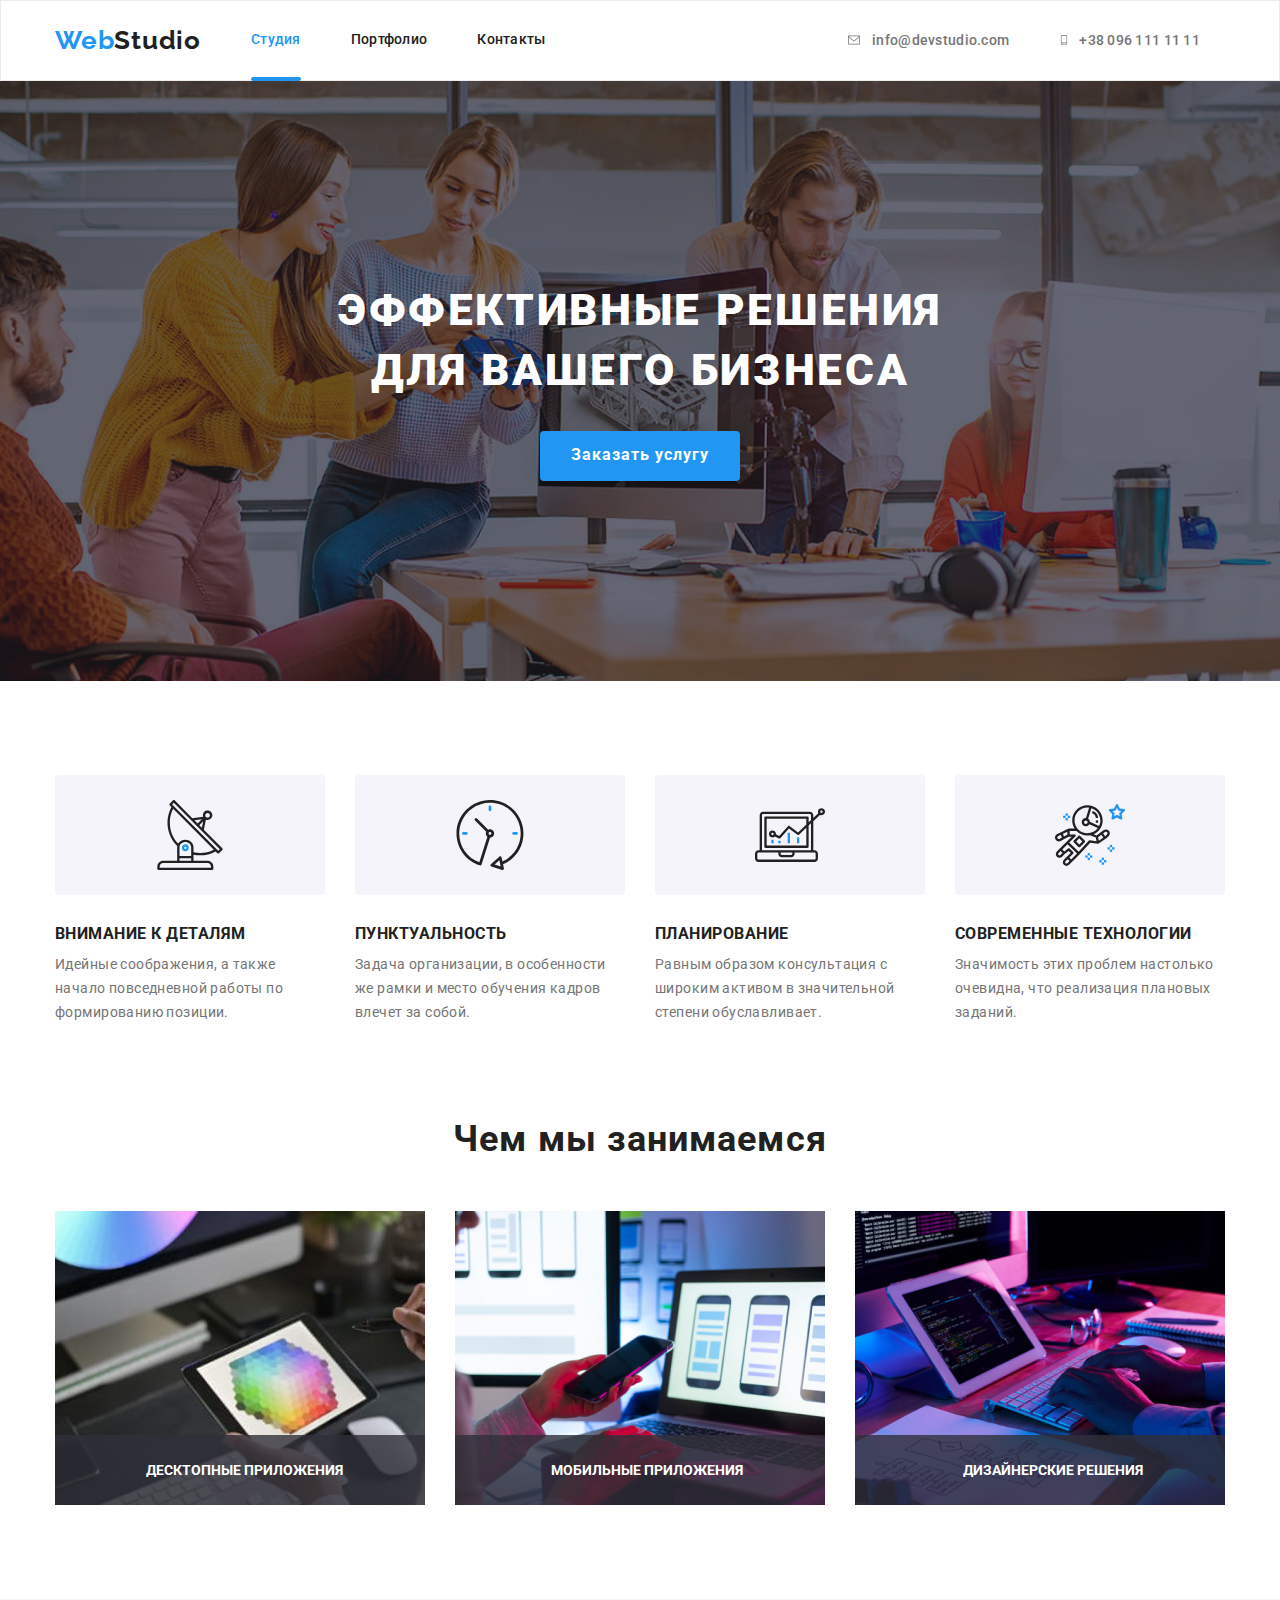
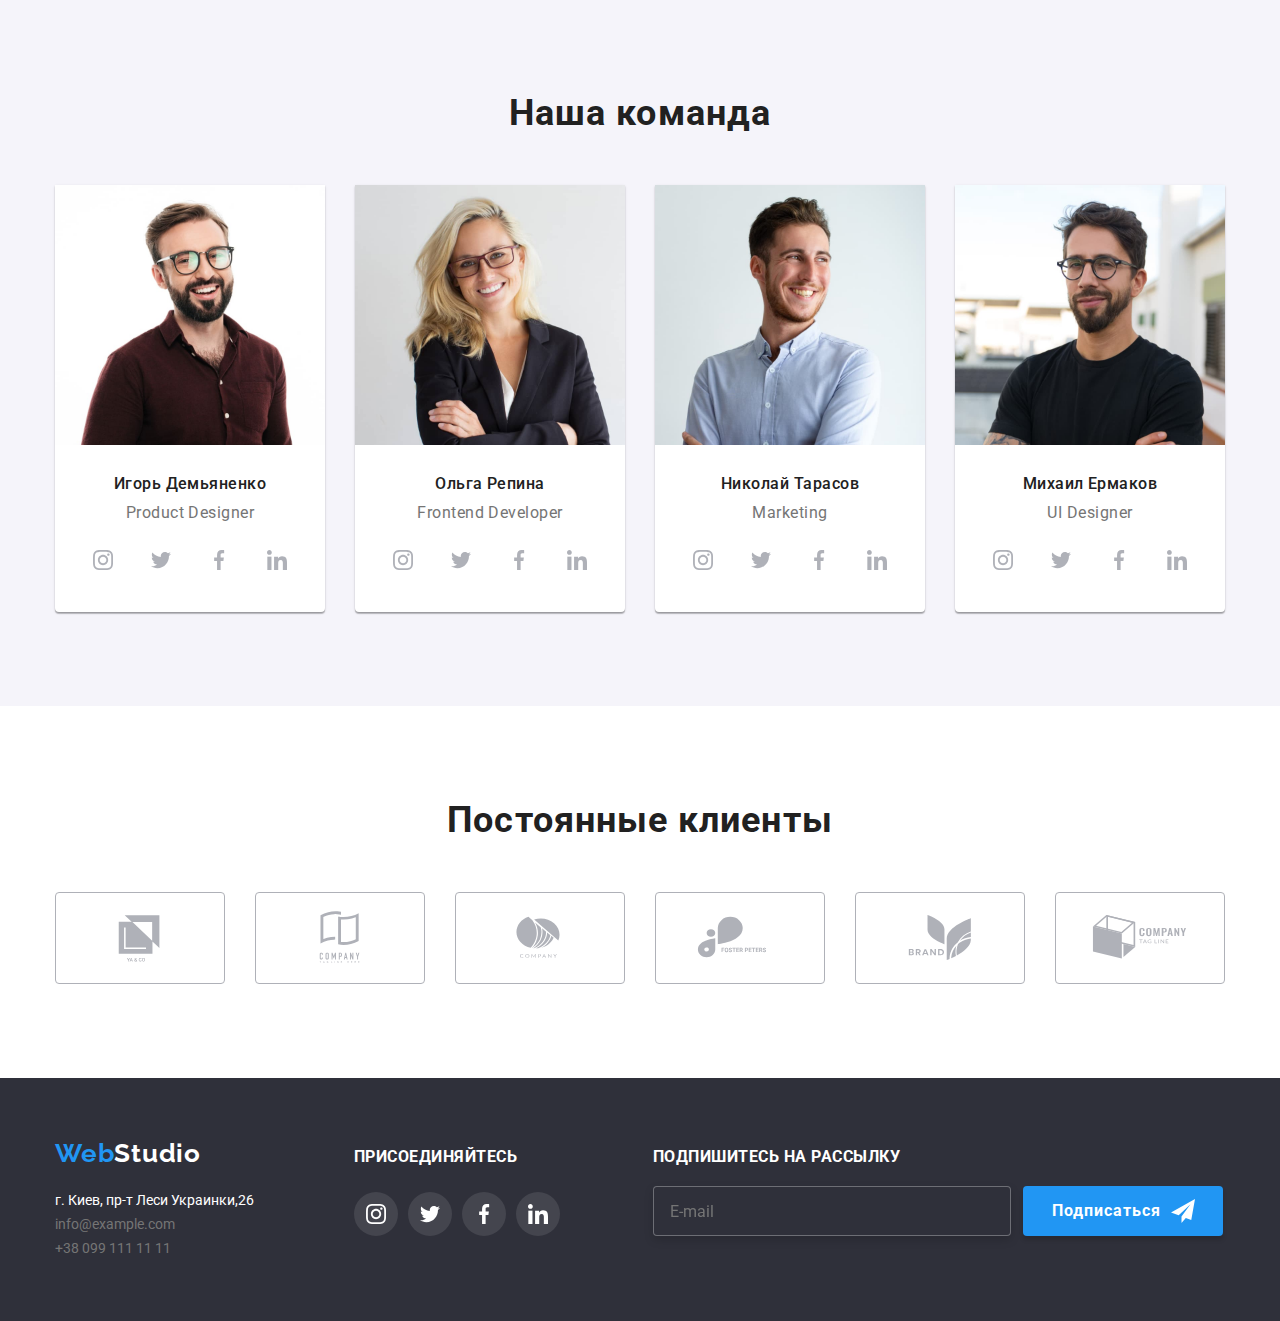
<file: index.html>
<!DOCTYPE html>
<html lang="ru">
<head>
    <meta charset="UTF-8">
    <meta http-equiv="X-UA-Compatible" content="IE=edge">
    <meta name="viewport" content="width=device-width, initial-scale=1.0">
    <title>WebStudio</title>
    <link rel="stylesheet" href="./css/modern-normalize.css">
    <!-- <link rel="stylesheet" href="./css/styles.css"> -->
    <link rel="stylesheet" href="./css/main.min.css">
    <link rel="preconnect" href="https://fonts.googleapis.com">
    <link rel="preconnect" href="https://fonts.gstatic.com" crossorigin>
    <link href="https://fonts.googleapis.com/css2?family=Raleway:wght@700&family=Roboto:wght@400;500;700;900&display=swap"
        rel="stylesheet">
</head>
<body>
        <!-- Навигация -->
    <header class="header">
        <div class="conteiner header__conteiner">
    <nav class="header__nav">
        
            <a class="link" href="./index.html">
                <span class="logo">Web</span><span class="logo-studio">Studio</span></a>

        <ul class="header__list list">
            <li class="header__item"><a class="link current" href="./index.html">Студия</a></li>
            <li class="header__item"><a class="link" href="./portfolio.html" target="_blank">Портфолио</a></li>
            <li class="header__item"><a class="link" href=".Cotacts.html">Контакты</a></li>
        </ul>
    </nav>
    <div class="adress">
        <ul class="header__adress list">
            <li class="adress__ithem"> 
            <a class="link adress__link" href="mailto:info@devstudio.com"><svg class="icon-mail" width="16" height="12">
                    <use href="./imeges/iconsvg.svg#icon-envelope">
                    </use>
                </svg>info@devstudio.com
            </a>
            </li>
                <li class="adress__ithem">
                <a class="link adress__link"
                    href="tel:+380961111111"> <svg class="icon-phone" width="10" height="16">
                        <use href="./imeges/iconsvg.svg#icon-smartphone"></use>
                    </svg> +38 096 111 11 11
        
            </a>
            </li>
        </ul>
        </div>
        </div>  
    </header>
    <!--Шапка  -->
    
    <main>
        <section class="hero section">
            <div class="conteiner">
            <h1 class="hero__text">Эффективные решения <br> для вашего бизнеса</h1>
            <button data-modal-open type="button" class="button">Заказать услугу </button>
    
        </section>


        <!-- Особенности -->
    <section class="about section">
    
        <div class="conteiner">
        <h2 class="heading visually-hidden">Что мы умеем</h2>
        <ul class="about__list list">
            
            <li class="about__items text">
                <div class="about__icon">
                    <svg  width="70" height="70">
                        <use class="icon-widh" href="imeges/iconsvg.svg#icon-antenna"></use>
                    </svg>
                </div>
            
                <h3 class="head-list">Внимание к деталям</h3>
                <p class="text-list"> Идейные соображения, а также начало повседневной работы по формированию позиции.</p>
            </li>
            
            <li class="about__items text">
                    <div class="about__icon">
                        <svg  width="70" height="70">
                            <use class="icon-widh" href="imeges/iconsvg.svg#icon-clock"></use>
                        </svg>
                    </div>
                <h3 class="head-list">Пунктуальность</h3>
                <p class="text-list">Задача организации, в особенности же рамки и место обучения кадров влечет за собой.</p>
            </li>
            
            <li class="about__items text">
                    <div class="about__icon">
                        <svg  width="70" height="70">
                            <use class="icon-widh" href="imeges/iconsvg.svg#icon-diagram"></use>
                        </svg>
                    </div>
                <h3 class="head-list">Планирование</h3>
                <p class="text-list">Равным образом консультация с широким активом в значительной степени обуславливает.</p>
            </li>
            
            <li class="about__items text">
                    <div class="about__icon">
                        <svg  width="70" height="70">
                            <use class="icon-widh" href="imeges/iconsvg.svg#icon-astronaut"></use>
                        </svg>
                    </div>
                <h3 class="head-list">Современные технологии</h3>
                <p class="text-list">Значимость этих проблем настолько очевидна, что реализация плановых заданий.</p>
            </li>
        </ul>
        </div>
    
</section>
        <!-- Чем мы занимаемся  -->
    <section class="section">
        <div class="conteiner">
        <h2 class="heading">Чем мы занимаемся</h2>
        
            <div class="work">
            <ul class="list works">
                <li class="work__photo">
                    <img src="./imeges/portfol.jpg" alt="Фото работы" width="370">
                    <div class="work__fon">
                        <h3 class="work__text">Десктопные приложения</h3>
                    </div>
                </li> 
        
                <li class="work__photo">
                    <img src="./imeges/photo.jpg" alt="Фото работы" width="370">
                    <div class="work__fon">
                        <h3 class="work__text">Мобильные приложения</h3>
                    </div>
                </li>
        
                <li class="work__photo">
                        <img src="./imeges/photow.jpg" alt="Фото работы" width="370">
                        <div class="work__fon">
                            <h3 class="work__text">Дизайнерские решения</h3>
                        </div>
                </li>
            </ul>
            </div>
        </div>
        
        

     </section>
        <!-- Наша команда -->
     <section class="section team">
         <div class="conteiner">
         
         <h2 class="heading">Наша команда</h2>
         <ul class="list team__list ">
            <li class="team__title">
                <img src="./imeges/igor.jpg" alt="Игор" width="270" height="260">
                <div class="team__conteiner">
                <h3 class="team__name">Игорь Демьяненко</h3>
                <p class="team__text" lang="en">Product Designer</p>
                <a class="icon" href="">
                    <svg class="team__icon" widht="20" height="20">
                        <use href="imeges/iconsvg.svg#icon-instagram">
                    </svg>
                </a>
                <a class="icon" href="">
                    <svg class="team__icon">
                        <use href="imeges/iconsvg.svg#icon-twitter">
                    </svg>
                </a>
                <a class="icon" href="">
                    <svg class="team__icon">
                        <use href="imeges/iconsvg.svg#icon-facebook">
                    </svg>
                </a>
                <a class="icon" href="">
                    <svg class="team__icon">
                        <use href="imeges/iconsvg.svg#icon-linkedin">
                    </svg>
                </a>
                </div>
            </li>
            <li class="team__title">
                <img src="./imeges/lilu.jpg" alt="lilu" width="270" height="260">
                <div class="team__conteiner">
                <h3 class="team__name">Ольга Репина</h3>
                <p class="team__text" lang="en">Frontend Developer</p>
                <a class="icon" href="">
                    <svg class="team__icon" widht="20" height="20">
                        <use href="imeges/iconsvg.svg#icon-instagram">
                    </svg>
                </a>
                <a class="icon" href="">
                    <svg class="team__icon">
                        <use href="imeges/iconsvg.svg#icon-twitter">
                    </svg>
                </a>
                <a class="icon" href="">
                    <svg class="team__icon">
                        <use href="imeges/iconsvg.svg#icon-facebook">
                    </svg>
                </a>
                <a class="icon" href="">
                    <svg class="team__icon">
                        <use href="imeges/iconsvg.svg#icon-linkedin">
                    </svg>
                </a>
                </div>
            </li>
            <li class="team__title">
                <img src="./imeges/bob.jpg" alt="Коля" width="270" height="260">
                <div class="team__conteiner">
                <h3 class="team__name">Николай Тарасов</h3>
                <p class="team__text" lang="en">Marketing</p>
                <a class="icon " href="">
                    <svg class="team__icon" widht="20" height="20">
                        <use href="imeges/iconsvg.svg#icon-instagram">
                    </svg>
                </a>
                <a class="icon" href="">
                    <svg class="team__icon">
                        <use href="imeges/iconsvg.svg#icon-twitter">
                    </svg>
                </a>
                <a class="icon" href="">
                    <svg class="team__icon">
                        <use href="imeges/iconsvg.svg#icon-facebook">
                    </svg>
                </a>
                <a class="icon" href="">
                    <svg class="team__icon">
                        <use href="imeges/iconsvg.svg#icon-linkedin">
                    </svg>
                </a>
                </div>
            </li>
            <li class="team__title">
                <img src="./imeges/bil.jpg" alt="не коля" width="270" height="260">
                <div class="team__conteiner">
                <h3 class="team__name">Михаил Ермаков</h3>
                <p class="team__text" lang="en">UI Designer</p>
                <a class="icon" href="">
                    <svg class="team__icon" widht="20" height="20">
                        <use href="imeges/iconsvg.svg#icon-instagram">
                    </svg>
                </a>
                <a class="icon" href="">
                    <svg class="team__icon">
                        <use href="imeges/iconsvg.svg#icon-twitter">
                    </svg>
                </a>
                <a class="icon" href="">
                    <svg class="team__icon">
                        <use href="imeges/iconsvg.svg#icon-facebook">
                    </svg>
                </a>
                <a class="icon" href="">
                    <svg class="team__icon">
                        <use href="imeges/iconsvg.svg#icon-linkedin">
                    </svg>
                </a>
                </div>
            </li>

        </ul>
        </div>
    </section>

    <!-- НАШИ КЛИЕНТЫ -->

    <section class="section clients">
        <div class="conteiner">
            <h2 class="heading">Постоянные клиенты</h2>
            <ul class="list clients__list">
                <li class="clients__ithems">
                    <a href="" class="client__icons">
                        <svg class="" width="106" height="60">
                            <use href="./imeges/iconsvg.svg#icon-Logo-5"> 
                            </use>
                        </svg>
                    </a>
                </li>
                <li class="clients__ithems">
                    <a href="" class="client__icons">
                        <svg class="" width="106" height="60">
                            <use href="./imeges/iconsvg.svg#icon-Logo-4">
                            </use>
                        </svg>
                    </a>
                </li>
                    <li class="clients__ithems">
                    <a href="" class="client__icons">
                        <svg class="" width="106" height="60">
                            <use href="./imeges/iconsvg.svg#icon-Logo-3"> 
                            </use>
                        </svg>
                    </a>
                </li>
                <li class="clients__ithems">
                    <a href="" class="client__icons">
                        <svg class="" width="106" height="60">
                            <use href="./imeges/iconsvg.svg#icon-Logo-2">
                            </use>
                        </svg>
                    </a>
                </li>
                <li class="clients__ithems">
                    <a href="" class="client__icons">
                        <svg class="" width="106" height="60">
                            <use href="./imeges/iconsvg.svg#icon-Logo-1">
                            </use>
                        </svg>
                    </a>
                </li>
                <li class="clients__ithems">
                    <a href="" class="client__icons">
                        <svg class="" width="106" height="60">
                            <use href="./imeges/iconsvg.svg#icon-Logo">
                            </use>
                        </svg>
                    </a>
                </li>
                
            </ul>
        </div>

    </section>

    </main>
    
<footer class="footer">
<div class="conteiner footer__backgraund ">
    <div class="footer__left">
        <a class="link" href="/index.html">
            <span class="logo">Web</span><span class="logo__footer">Studio</span>
        </a>
        <address class="footer__adress">
            <ul class="list">
                <li class=""><a class="link ithem__adress--color" href="https://goo.gl/maps/Gu5Dw9EAoeBzcQZ39">г.
                        Киев, пр-т Леси Украинки,26</a></li>
                <li class=""><a class="link ithem__adress"
                        href="meilto:info@example.com">info@example.com</a></li>
                <li class=""><a class="link ithem__adress" href="tel:+380991111111">+38 099 111 11
                        11</a></li>
            </ul>

        </address>
        </div>
    <div class="footer__center">
        <p class="join">присоединяйтесь</p>
        <ul class="list center__list">
            <li class="list center__items">
                <a class="link join--link" href="">
                <svg class="team__icon" widht="20" height="20">
                    <use href="imeges/iconsvg.svg#icon-instagram">
                </svg>
            </a>
        </li>
            
            <li class="list center__items">
                <a class="link join--link" href="">
                <svg class="team__icon">
                    <use href="imeges/iconsvg.svg#icon-twitter">
                </svg>
            </a>
        </li>   
            <li class="list center__items">
                <a class="link join--link" href="">
                <svg class="team__icon">
                    <use href="imeges/iconsvg.svg#icon-facebook">
                </svg>
            </a>
        </li> 
            <li class="list center__items">
                <a class="link join--link" href="">
                <svg class="team__icon">
                    <use href="imeges/iconsvg.svg#icon-linkedin">
                </svg>
            </a>
        </li>  
            </div>
            <div class="footer__right">
            <div class="right__conteiner">
                <p class="join">Подпишитесь на рассылку</p>
                <label for="mail-fotter">
                    <input class="input-mail" type="mail-fotter" id="mail-fotter" name="mail-fotter" placeholder="E-mail">
                </label>
            </div>

            <button data-modal-open class="button" type="submit">Подписаться
                <svg class="icon--send" height="24" width="24">
                    <use href="imeges/iconsvg.svg#icon-icon-send"></use>
                </svg>
            </button>
            </div>

    </div>

</div>
</footer>



<div data-modal class="backdrop is-hidden ">
    <form action="#">
    <div class="modal" role="group">
        <svg data-modal-close class="modal__icon" width="30" height="30">
            <use href="imeges/iconsvg.svg#icon-closeX"></use>
        </svg>
        <p class="modal__text">Оставьте свои данные, мы вам перезвоним</p>
        <div class="form">
            <label for="form__name">Имя</label>
            <input class="form__input" type="text" name="name" id="name" required>
            <svg class="form__icon">
                <use href="imeges/iconsvg.svg#icon-person-black"></use>
            </svg>
        </div>

        <div class="form">
            <label for="tel">Телефон</label>
            <input  class="form__input" type="text" name="tel" id="tel" placeholder="  " required minlength="8">
            <svg class="form__icon">
                <use href="imeges/iconsvg.svg#icon-phone-black"></use>
            </svg>
        </div>

        <div class="form">
            <label for="mail">Почта</label>
            <input class="form__input" type="text" name="mail" id="mail" required minlength="6">
            <svg class="form__icon">
                <use href="imeges/iconsvg.svg#icon-email-black"></use>
            </svg>
        </div>

        <div class="form">
            <label for="comment">Комментарий</label>
            <textarea type="comment" name="comment" id="comment" placeholder="Введите текст"></textarea>
        </div>

        <div class="checkbox">
            <input class="visually-hidden checkbox__input" type="checkbox" name="topic" id="topic" width="16" height="15">
            <label class="checkbox__lable" for="topic">
                <span>
                    <svg class="checkbox__icon" height="16" wigth="15">
                        <use href="imeges/iconsvg.svg#icon-check"></use>
                    </svg>
                </span>
                Соглашаюсь с рассылкой и принимаю
                <a class="checkbox__text link"  href="">  Условия договора</a></label>
        </div>
        <div class="modal__btn">
            <button class="button" type="submit">Отправить</button></div>

        

    </div>
    </form>

</div>


    


<script src="./js/modal.js"></script>
    
</body>
</html>
</file>
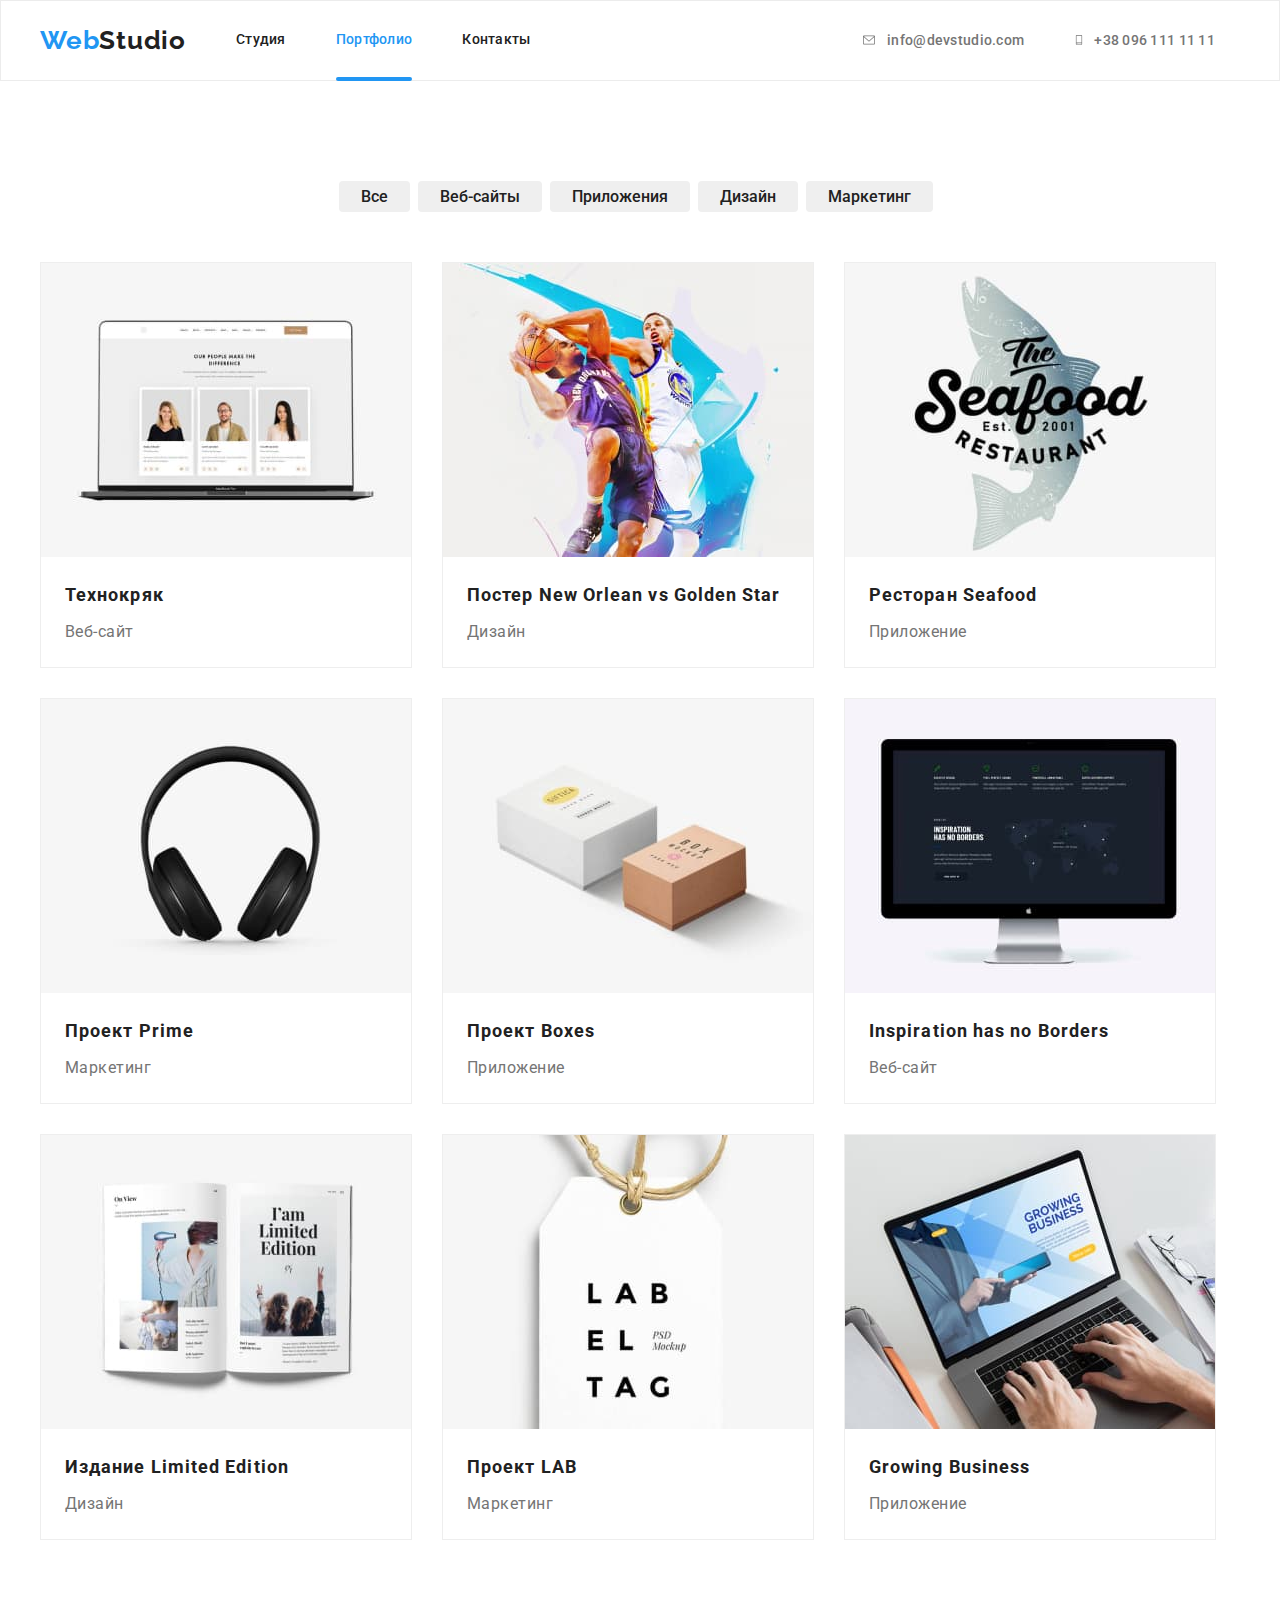
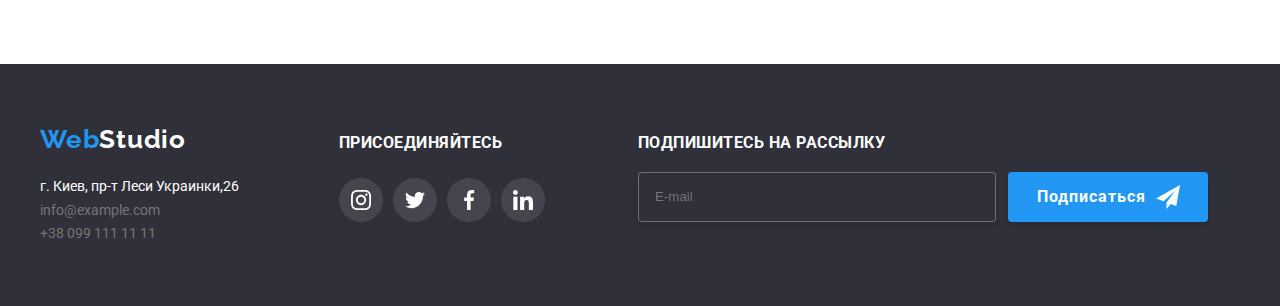
<file: portfolio.html>
<!DOCTYPE html>
<html lang="ru">
<head>
    <meta charset="UTF-8">
    <meta http-equiv="X-UA-Compatible" content="IE=edge">
    <meta name="viewport" content="width=device-width, initial-scale=1.0">
    <title>portfolio</title>
    <link rel="stylesheet" href="./css/main.min.css">
    <link rel="preconnect" href="https://fonts.googleapis.com">
    <link rel="preconnect" href="https://fonts.gstatic.com" crossorigin>
    <link href="https://fonts.googleapis.com/css2?family=Raleway:wght@700&family=Roboto:wght@400;500;700;900&display=swap"
        rel="stylesheet">
</head>
<body>

    <!-- Шапка Портфолио -->
    <header class="header">
        <div class="conteiner header__conteiner">
            <nav class="header__nav">
    
                <a class="link" href="./index.html">
                    <span class="logo">Web</span><span class="logo-studio">Studio</span></a>
    
                <ul class="header__list list">
                    <li class="header__item"><a class="link" href="./index.html">Студия</a></li>
                    <li class="header__item"><a class="link current" href="./portfolio.html" target="_blank">Портфолио</a></li>
                    <li class="header__item"><a class="link" href=".Cotacts.html">Контакты</a></li>
                </ul>
            </nav>
            <div class="adress">
            <ul class="header__adress list">
                <li class="adress__ithem">
                    <a class="link adress__link" href="mailto:info@devstudio.com"><svg class="icon-mail" width="16"
                            height="12">
                            <use href="./imeges/iconsvg.svg#icon-envelope">
                            </use>
                        </svg>info@devstudio.com
                    </a>
                </li>
                <li class="adress__ithem">
                    <a class="link adress__link" href="tel:+380961111111"> <svg class="icon-phone" width="10" height="16">
                            <use href="./imeges/iconsvg.svg#icon-smartphone"></use>
                        </svg> +38 096 111 11 11
    
                    </a>
                </li>
            </ul>
            </div>
        </div>
    </header>

        <!-- Навигация Портфолио -->

        <nav>
            <div class="conteiner">
            <ul class="list list-buttons">
                <li class="buttons-num"><button class="button-ithem" type="button">Все</button></li>
                <li class="buttons-num"><button class="button-ithem" type="button">Веб-сайты</button></li>
                <li class="buttons-num"><button class="button-ithem" type="button">Приложения</button></li>
                <li class="buttons-num"><button class="button-ithem" type="button">Дизайн</button></li>
                <li class="buttons-num"><button class="button-ithem" type="button">Маркетинг</button></li>
            </ul>
            </div>
        </nav>

        <!-- Проекты -->
        

        <main>
            <section class="section">
            <div class="conteiner progects">
                
            <h2 class="visually-hidden">Проекты</h2>

            <ul class="progects__title list">
                <li class="progects__list"> 
                <a href="" class="link">
                    <div class="overlay">
                    <img src="./imeges/tech.jpg" alt="Фото работ" width="370">
                            <div class="conteiner__overlay">
                                <p class="text__overlay">
                                    Технокряк это современная площадка распространения
                                    коронавируса. Компании используют эту платформу для цифрового
                                    шпионажа и атак на защищённые сервера конкурентов.
                                </p>
                            </div>
                    </div>
                    <div class="conteiner__progects">
                    <h3 class="ithem__progects">Технокряк</h3>
                    <p class="text__progects">Веб-сайт</p>
                    </div>
                </a>
            </li>
                <li class="progects__list"> 
                <a href="" class="link"> 
                    <div class="overlay">
                    <img src="./imeges/des.jpg" alt="Фото работ" width="370">
                    <div class="conteiner__overlay">
                        <p class="text__overlay">
                            Технокряк это современная площадка распространения
                            коронавируса. Компании используют эту платформу для цифрового
                            шпионажа и атак на защищённые сервера конкурентов.
                        </p>
                    </div>
                    </div>
                    <div class="conteiner__progects">
                    <h3 class="ithem__progects">Постер <span lang="en">New Orlean vs Golden Star</span></h3>
                    <p class="text__progects">Дизайн</p>
                    </div>
                </a>

                </li>
                <li class="progects__list"> 
                <a href="" class="link">
                    <div class="overlay">
                    <img src="./imeges/seaf.jpg" alt="Фото работ" width="370">
                    <div class="conteiner__overlay">
                        <p class="text__overlay">
                            Технокряк это современная площадка распространения
                            коронавируса. Компании используют эту платформу для цифрового
                            шпионажа и атак на защищённые сервера конкурентов.
                        </p>
                    </div>
                    </div>
                    <div class="conteiner__progects">
                    <h3 class="ithem__progects">Ресторан <span lang="en"> Seafood</span></h3>
                    <p class="text__progects">Приложение</p>
                    </div>
                </a>
            
                </li>
                <li class="progects__list"> 
                <a href="" class="link">
                    <div class="overlay">
                    <img src="./imeges/prim.jpg" alt="Фото работ" width="370">
                    <div class="conteiner__overlay">
                        <p class="text__overlay">
                            Технокряк это современная площадка распространения
                            коронавируса. Компании используют эту платформу для цифрового
                            шпионажа и атак на защищённые сервера конкурентов.
                        </p>
                    </div>
                    </div>
                    <div class="conteiner__progects">
                    <h3 class="ithem__progects">Проект <span lang="en"> Prime</span></h3>
                    <p class="text__progects">Маркетинг</p>
                    </div>
                </a>
                    
                </li>
                <li class="progects__list"> 
                <a href="" class="link">
                    <div class="overlay">
                    <img src="./imeges/boxe.jpg" alt="Фото работ" width="370">
                    <div class="conteiner__overlay">
                        <p class="text__overlay">
                            Технокряк это современная площадка распространения
                            коронавируса. Компании используют эту платформу для цифрового
                            шпионажа и атак на защищённые сервера конкурентов.
                        </p>
                    </div>
                    </div>
                    <div class="conteiner__progects">
                    <h3 class="ithem__progects">Проект <span lang="en"> Boxes</span></h3>
                    <p class="text__progects">Приложение</p>
                    </div>
                </a>

                </li>
                <li class="progects__list"> 
                <a href="" class="link">
                    <div class="overlay">
                    <img src="./imeges/bord.jpg" alt="Фото работ" width="370">
                    <div class="conteiner__overlay">
                        <p class="text__overlay">
                            Технокряк это современная площадка распространения
                            коронавируса. Компании используют эту платформу для цифрового
                            шпионажа и атак на защищённые сервера конкурентов.
                        </p>
                    </div>
                    </div>
                    <div class="conteiner__progects">
                    <h3 class="ithem__progects"><span lang="en">Inspiration has no Borders</span></h3>
                    <p class="text__progects">Веб-сайт</p>
                    </div>
                </a>
                
                </li>
                <li class="progects__list">
                    <a href="" class="link">
                        <div class="overlay">
                    <img src="./imeges/photoind.jpg" alt="Фото работ" width="370">
                    <div class="conteiner__overlay">
                        <p class="text__overlay">
                            Технокряк это современная площадка распространения
                            коронавируса. Компании используют эту платформу для цифрового
                            шпионажа и атак на защищённые сервера конкурентов.
                        </p>
                    </div>
                    </div>
                    <div class="conteiner__progects">
                    <h3 class="ithem__progects">Издание <span lang="en"> Limited Edition</span></h3>
                    <p class="text__progects">Дизайн</p>
                    </div>
            </a>
            
                </li>
                <li class="progects__list">
                    <a href="" class="link">
                        <div class="overlay">
                    <img src="./imeges/Lab.jpg" alt="Фото работ" width="370">
                    <div class="conteiner__overlay">
                        <p class="text__overlay">
                            Технокряк это современная площадка распространения
                            коронавируса. Компании используют эту платформу для цифрового
                            шпионажа и атак на защищённые сервера конкурентов.
                        </p>
                    </div>
                    </div>
                    <div class="conteiner__progects">
                    <h3 class="ithem__progects">Проект LAB</h3>
                    <p class="text__progects">Маркетинг</p>
                    </div>
            </a>
                
                </li>
                <li class="progects__list">
                    <a href="" class="link">
                        <div class="overlay">
                    <img src="./imeges/append.jpg" alt="Фото работ" width="370">
                    <div class="conteiner__overlay">
                        <p class="text__overlay">
                            Технокряк это современная площадка распространения
                            коронавируса. Компании используют эту платформу для цифрового
                            шпионажа и атак на защищённые сервера конкурентов.
                        </p>
                    </div>
                    </div>
                    <div class="conteiner__progects">
                    <h3 class="ithem__progects"><span lang="en"> Growing Business</span></h3>
                    <p class="text__progects">Приложение</p>
                    </div>
                </a>
                </li>
            </ul>
            </div>
            </section>
        </main>
        
<footer class="footer">
    <div class="conteiner footer__backgraund ">
        <div class="footer__left">
            <a class="link" href="/index.html">
                <span class="logo">Web</span><span class="logo__footer">Studio</span>
            </a>
            <address class="footer__adress">
                <ul class="list">
                    <li class=""><a class="link ithem__adress--color" href="https://goo.gl/maps/Gu5Dw9EAoeBzcQZ39">г.
                            Киев, пр-т Леси Украинки,26</a></li>
                    <li class=""><a class="link ithem__adress" href="meilto:info@example.com">info@example.com</a></li>
                    <li class=""><a class="link ithem__adress" href="tel:+380991111111">+38 099 111 11
                            11</a></li>
                </ul>

            </address>
        </div>
        <div class="footer__center">
            <p class="join">присоединяйтесь</p>
            <ul class="list center__list">
                <li class="list center__items">
                    <a class="link join--link" href="">
                        <svg class="team__icon" widht="20" height="20">
                            <use href="imeges/iconsvg.svg#icon-instagram">
                        </svg>
                    </a>
                </li>

                <li class="list center__items">
                    <a class="link join--link" href="">
                        <svg class="team__icon">
                            <use href="imeges/iconsvg.svg#icon-twitter">
                        </svg>
                    </a>
                </li>
                <li class="list center__items">
                    <a class="link join--link" href="">
                        <svg class="team__icon">
                            <use href="imeges/iconsvg.svg#icon-facebook">
                        </svg>
                    </a>
                </li>
                <li class="list center__items">
                    <a class="link join--link" href="">
                        <svg class="team__icon">
                            <use href="imeges/iconsvg.svg#icon-linkedin">
                        </svg>
                    </a>
                </li>
        </div>
        <div class="footer__right">
            <div class="right__conteiner">
                <p class="join">Подпишитесь на рассылку</p>
                <label for="mail-fotter">
                    <input class="input-mail" type="mail-fotter" id="mail-fotter" name="mail-fotter"
                        placeholder="E-mail">
                </label>
            </div>

            <button data-modal-open class="button" type="submit">Подписаться
                <svg class="icon--send" height="24" width="24">
                    <use href="imeges/iconsvg.svg#icon-icon-send"></use>
                </svg>
            </button>
        </div>

    </div>

    </div>
</footer>

</body>
</html>
</file>
<file: css/styles.css>
/* Навигация */

/* Шапка */

/* Наша команда */

/* НАШИ КЛИЕНТЫ */

/* Подвал */

/* Портфолио  */

/* ФИЛЬТР КНОПОК */

/*++++++++++ ПРОЕКТЫ +++++++++*/

/* ++++++ OVERLAY ++++++ */

/* ++++ МОДАЛКА ++++++ */

/*+++++++МОДАЛКА ОТПРАВИТЬ++++++++  */
</file>
<file: css/main.min.css>
:root{--prymary-text-color: #212121;--title-text-color: #2196f3;--ithem-text-color: #757575;--button-color: #2196f3;--hero-color: #ffffff;--letter-spacing: 0.03em;--background-color: #2f303a}.list{list-style:none;margin-top:0;margin-bottom:0}p,h1,h2,h3,h4,h5,h6{margin:0}ul,ol{margin:0;padding-left:0}img{display:block}body{font-family:Roboto, sans-serif;background-color:#fff;margin:auto}.visually-hidden{position:absolute;width:1px;height:1px;margin:-1px;border:0;padding:0;white-space:nowrap;clip-path:inset(100%);clip:rect(0 0 0 0);overflow:hidden}.button{box-sizing:border-box;display:inline-block;font-family:inherit;background:var(--button-color);box-shadow:0px 4px 4px rgba(0,0,0,0.15);border-radius:4px;cursor:pointer;min-width:200px;min-height:50px;color:#ffffff;font-weight:bold;font-size:16px;letter-spacing:0.06em;border:none;transition:box-shadow 250ms,background 250ms,color 250ms cubic-bezier(0.4, 0, 0.2, 1)}.button:focus,.button:hover{background:#188ce8}.button-ithem{font-family:Roboto;font-weight:500;font-size:16px;color:#212121;border-radius:4px;cursor:pointer;padding:6px 22px;border:none;transition:color 250ms,background-color 250ms,box-shadow 250ms cubic-bezier(0.4, 0, 0.2, 1)}.button-ithem:hover,.button-ithem:focus{background:#2196f3;box-shadow:0px 4px 4px rgba(0,0,0,0.15);color:#f5f4fa}.conteiner{width:1200px;padding-left:15px;padding-right:15px;margin:auto}.link{text-decoration:none;color:var(--prymary-text-color)}.link:hover,.link:focus{color:#2196f3;transition:color 250ms cubic-bezier(0.4, 0, 0.2, 1)}.section{text-align:center;margin-top:0;margin-bottom:0;padding-bottom:94px}.text,.ithem__adress--color{font-family:Roboto;font-style:normal;font-size:14px}.heading{font-size:36px;margin-top:0%;margin-bottom:0%;padding-bottom:50px;line-height:1.16;color:var(--prymary-text-color);letter-spacing:var(--letter-spacing)}.text-list{margin-top:0;margin-bottom:0;color:#757575;font-size:14px;line-height:1.71;letter-spacing:var(--letter-spacing)}.head-list,.join{color:#212121;margin-bottom:10px;font-weight:bold;line-height:16px;line-height:1.14;text-transform:uppercase;letter-spacing:var(--letter-spacing)}.form{position:relative;display:flex;flex-direction:column;margin-bottom:10px}.form label{font-size:12px;line-height:14px;letter-spacing:0.01em;color:#757575;margin-bottom:4px}.form input{width:100%;height:40px;outline:none;padding:12px 42px;border-radius:4px;border:1px solid rgba(33,33,33,0.2);transition:outline 250ms,border 250ms cubic-bezier(0.4, 0, 0.2, 1)}.form input:focus,.form input:hover{border:1px solid var(--button-color);outline:1px solid var(--button-color)}.modal__text{font-weight:bold;font-size:20px;line-height:23px;text-align:center;letter-spacing:0.03em;margin-bottom:12px;color:var(--prymary-text-color)}.modal__icon{position:absolute;display:inline-flex;top:8px;right:8px;fill:#000;border:1px solid rgba(0,0,0,0.1);border-radius:50%;color:var(--title-text-color);cursor:pointer;transition:fill 250ms cubic-bezier(0.4, 0, 0.2, 1)}.modal__icon:hover,.modal__icon:focus{fill:currentColor}.form__icon{position:absolute;display:inline-flex;top:28px;left:12px;width:18px;height:18px;fill:#212121;color:var(--title-text-color);transition:fill 250ms cubic-bezier(0.4, 0, 0.2, 1)}.form__input:focus+.form__icon,.form__input:hover+.form__icon{fill:currentColor;color:var(--title-text-color)}textarea{width:100%;height:120px;padding:12px 16px;resize:none;border:1px solid rgba(33,33,33,0.2);border-radius:4px;transition:border 250ms,outline 250ms cubic-bezier(0.4, 0, 0.2, 1)}textarea:hover,textarea:focus{border:1px solid var(--button-color);outline:var(--title-text-color)}textarea::placeholder{font-size:14px;line-height:16px;letter-spacing:0.01em;color:rgba(117,117,117,0.5)}.checkbox{width:100%;display:flex;justify-content:center;align-items:center;margin-bottom:20px}.checkbox label{font-size:14px;line-height:24px;letter-spacing:0.03em;color:#757575}.checkbox__icon{display:block;width:16px;height:15px;background-color:#fff;border:2px solid var(--prymary-text-color);border-radius:2px;margin-right:8px;fill:transparent;transition:background-color 250ms,fill 250ms cubic-bezier(0.4, 0, 0.2, 1)}.checkbox__input:checked+.checkbox__lable .checkbox__icon{background-color:var(--title-text-color);fill:#fff;border:transparent;transition:background-color 250ms,fill 250ms cubic-bezier(0.4, 0, 0.2, 1)}.checkbox__lable{display:flex;justify-content:center;align-items:center}.checkbox__text{border-bottom:1px solid var(--button-color);color:#2196f3;margin-left:2px;font-size:14px;line-height:14px}.modal__btn{display:flex;justify-content:center;margin-top:20px}.backdrop{position:fixed;width:100%;height:100%;top:0%;left:0;transition:opacity 250ms, visibility 250ms;background:rgba(0,0,0,0.2)}.backdrop.is-hidden{opacity:0;pointer-events:none;visibility:hidden}.modal{position:absolute;width:528px;height:581px;top:50%;left:50%;transform:translate(-50%, -50%);transition:transform 250ms;padding:40px;background:#ffffff;box-shadow:0px 1px 3px rgba(0,0,0,0.12),0px 1px 1px rgba(0,0,0,0.14),0px 2px 1px rgba(0,0,0,0.2);border-radius:4px}.icon,.join--link{display:inline-flex;height:44px;width:44px;background-color:#fff;border-radius:50%;margin-top:16px;margin-right:10px;justify-content:center;align-items:center;color:#afb1b8;fill:currentColor;transition:background-color 250ms,color 250ms cubic-bezier(0.4, 0, 0.2, 1)}.icon:hover,.join--link:hover,.icon:focus,.join--link:focus{background-color:var(--button-color);color:#fff}.icon:last-child,.join--link:last-child{margin-right:0}.team__icon{width:20px;height:20px;background-size:cover;object-position:center}.header{padding-top:24px;padding-bottom:24px;background-color:var(--hero-color);border:1px solid #ececec}.header .header__conteiner{display:flex}.header .adress{display:contents}.header .header__adress{display:flex;justify-content:center;align-items:center;margin-left:auto;margin-right:25px}.header__nav{display:flex;align-items:center}.header__nav .header__list{display:flex}.header__item,.adress__ithem{font-weight:500;font-size:14px;line-height:1.14;letter-spacing:0.02em}.header__item{color:#212121;margin-left:50px}.adress__ithem{display:flex;flex-direction:row;align-items:center;color:#757575;line-height:1.71}.adress__ithem:first-child{margin-right:50px}.current{position:relative;display:flex;flex-direction:column;color:var(--title-text-color)}.current::after{content:"";display:inline-block;position:absolute;bottom:-33px;width:100%;height:4px;color:var(--button-color);background:#2196f3;border-radius:2px}.adress__link{display:flex;flex-direction:row;align-items:center;color:var(--ithem-text-color)}.icon-mail{align-items:flex-start;margin-right:10px;fill:currentColor}.icon-phone{justify-self:start;margin-right:10px;cursor:pointer;fill:currentColor}.hero{padding:200px 0 200px;max-width:1600px;margin-right:auto;margin-left:auto;background-color:var(--background-color);background-image:linear-gradient(rgba(47,48,58,0.4), rgba(47,48,58,0.4)),url(../imeges/Img.jpg);background-repeat:no-repeat;background-position:center;background-size:cover}.hero__text{font-family:Roboto;font-style:normal;font-weight:900;font-size:44px;line-height:1.36;color:#ffffff;text-transform:uppercase;letter-spacing:0.06em;margin-top:0;margin-bottom:30px}.about{padding-top:94px;padding-bottom:94px}.about__list{display:flex;flex-direction:row;justify-content:space-between}.about__items{max-width:270px;margin-left:30px;justify-content:space-between;align-content:flex-start;text-align:left}.about__items:first-child{margin-left:0}.about__icon{display:flex;background-color:#f5f4fa;width:270px;height:120px;justify-content:center;align-items:center;margin-bottom:30px;border-radius:4px}.works{display:flex;justify-content:center}.work{display:flex;justify-content:center}.work__photo{position:relative;margin-left:30px}.work__photo:first-child{margin-left:0}.work__text{position:absolute;margin:0;font-size:14px;line-height:16px;bottom:27px;right:82px;color:#fff;text-transform:uppercase}.work__fon{position:absolute;bottom:0;width:100%;height:70px;background:rgba(47,48,58,0.8)}.team{background-color:#f5f4fa;padding-top:94px;display:flex;flex-wrap:wrap;flex-direction:row;justify-content:center}.team__text{font-size:16px;line-height:19px;letter-spacing:0.03em;color:#757575}.team__conteiner{padding-top:30px;padding-bottom:30px}.team__list{display:flex;flex-wrap:wrap;justify-content:center}.team__title{margin-right:30px;background:#ffffff;box-shadow:0px 1px 3px rgba(0,0,0,0.12),0px 1px 1px rgba(0,0,0,0.14),0px 2px 1px rgba(0,0,0,0.2);border-radius:0px 0px 4px 4px}.team__title:last-child{margin:0}.team__name{font-weight:500;font-size:16px;line-height:1.18;color:#212121;margin-bottom:10px;text-transform:none;letter-spacing:var(--letter-spacing)}.clients{padding-top:94px}.clients__list{display:inline-flex;justify-content:center;align-items:center}.clients__ithems{margin-right:30px;fill:#afb1b8}.clients__ithems:last-child{margin-right:0}.client__icons{display:inline-flex;width:170px;height:92px;justify-content:center;align-items:center;background-color:#fff;border:1px solid #afb1b8;border-radius:4px;color:#afb1b8;fill:currentColor;transition:color 250ms,border 250ms cubic-bezier(0.4, 0, 0.2, 1)}.client__icons:focus,.client__icons:hover{border:1px solid var(--button-color);color:var(--button-color)}.footer{background-color:var(--background-color);padding-top:60px;padding-bottom:60px}.footer .footer__backgraund{display:flex;align-items:baseline}.footer__adress{margin-top:20px}.ithem__adress{color:#757575;font-style:normal;font-weight:normal;font-size:14px;line-height:1.71;margin-top:9px}.ithem__adress--color{color:#fff;line-height:1.71}.logo__footer{color:#ffffff}.join{color:#fff}.join--link{background:rgba(255,255,255,0.1);fill:#fff}.footer__center{margin-left:100px}.center__list{display:inline-flex}.center__items+.center__items{margin-left:10px}.footer__right{display:flex;justify-content:center}.footer__right .right__conteiner{display:flex;flex-direction:column;margin-left:93px}.right__conteiner p{margin-bottom:20px}.right__conteiner input{min-width:358px;height:50px;padding:15px 16px;outline:none;background-color:#2f303a;border:1px solid rgba(255,255,255,0.3);box-sizing:border-box;filter:drop-shadow(0px 4px 4px rgba(0,0,0,0.15));border-radius:4px;color:#fff;margin-right:12px}.footer__right button{display:inline-flex;text-align:center;align-items:center;padding:10px 0 10px 29px;margin-top:38px}.footer__right button::after{content:"";align-self:center;align-items:center}.icon--send{margin-left:10px}.overlay{position:relative;overflow:hidden}.conteiner__overlay{position:absolute;width:100%;height:100%;text-align:start;opacity:1;bottom:0;right:0;background:rgba(33,150,243,0.9);transform:translateY(100%);transition:transform 250ms cubic-bezier(0.4, 0, 0.2, 1)}.progects__list:hover .conteiner__overlay{transform:translateY(0);opacity:1}.text__overlay{max-width:322px;margin:63px 24px;font-size:18px;line-height:28px;letter-spacing:0.03em;color:#ffffff}.progects{display:flex;justify-content:center;margin-top:50px}.progects__title{display:flex;flex-wrap:wrap}.ithem__progects{font-weight:bold;font-size:18px;line-height:2;color:#212121;letter-spacing:0.06em;margin-bottom:4px}.text__progects{font-size:16px;line-height:1.87;color:#757575;letter-spacing:var(--letter-spacing)}.progects__list{background:#ffffff;border:1px solid #eeeeee;box-sizing:border-box;margin-left:30px;margin-bottom:30px;text-align:left;transition:box-shadow 250ms cubic-bezier(0.4, 0, 0.2, 1)}.progects__list:hover{box-shadow:0px 1px 1px rgba(0,0,0,0.12),0px 4px 4px rgba(0,0,0,0.06),1px 4px 6px rgba(0,0,0,0.16)}.progects__list:nth-child(3n+1){margin-left:0}.conteiner__progects{padding-top:20px;padding-bottom:20px;padding-left:24px}.list-buttons{display:flex;justify-content:center;margin-top:100px}.buttons-num{margin-right:8px}.logo__footer,.logo,.logo-studio{font-family:Raleway;font-weight:bold;font-size:26px;line-height:1.19;letter-spacing:0.03em}.logo{color:#2196f3;margin-bottom:20px}.logo-studio{color:#212121}
/*# sourceMappingURL=main.min.css.map */
</file>
